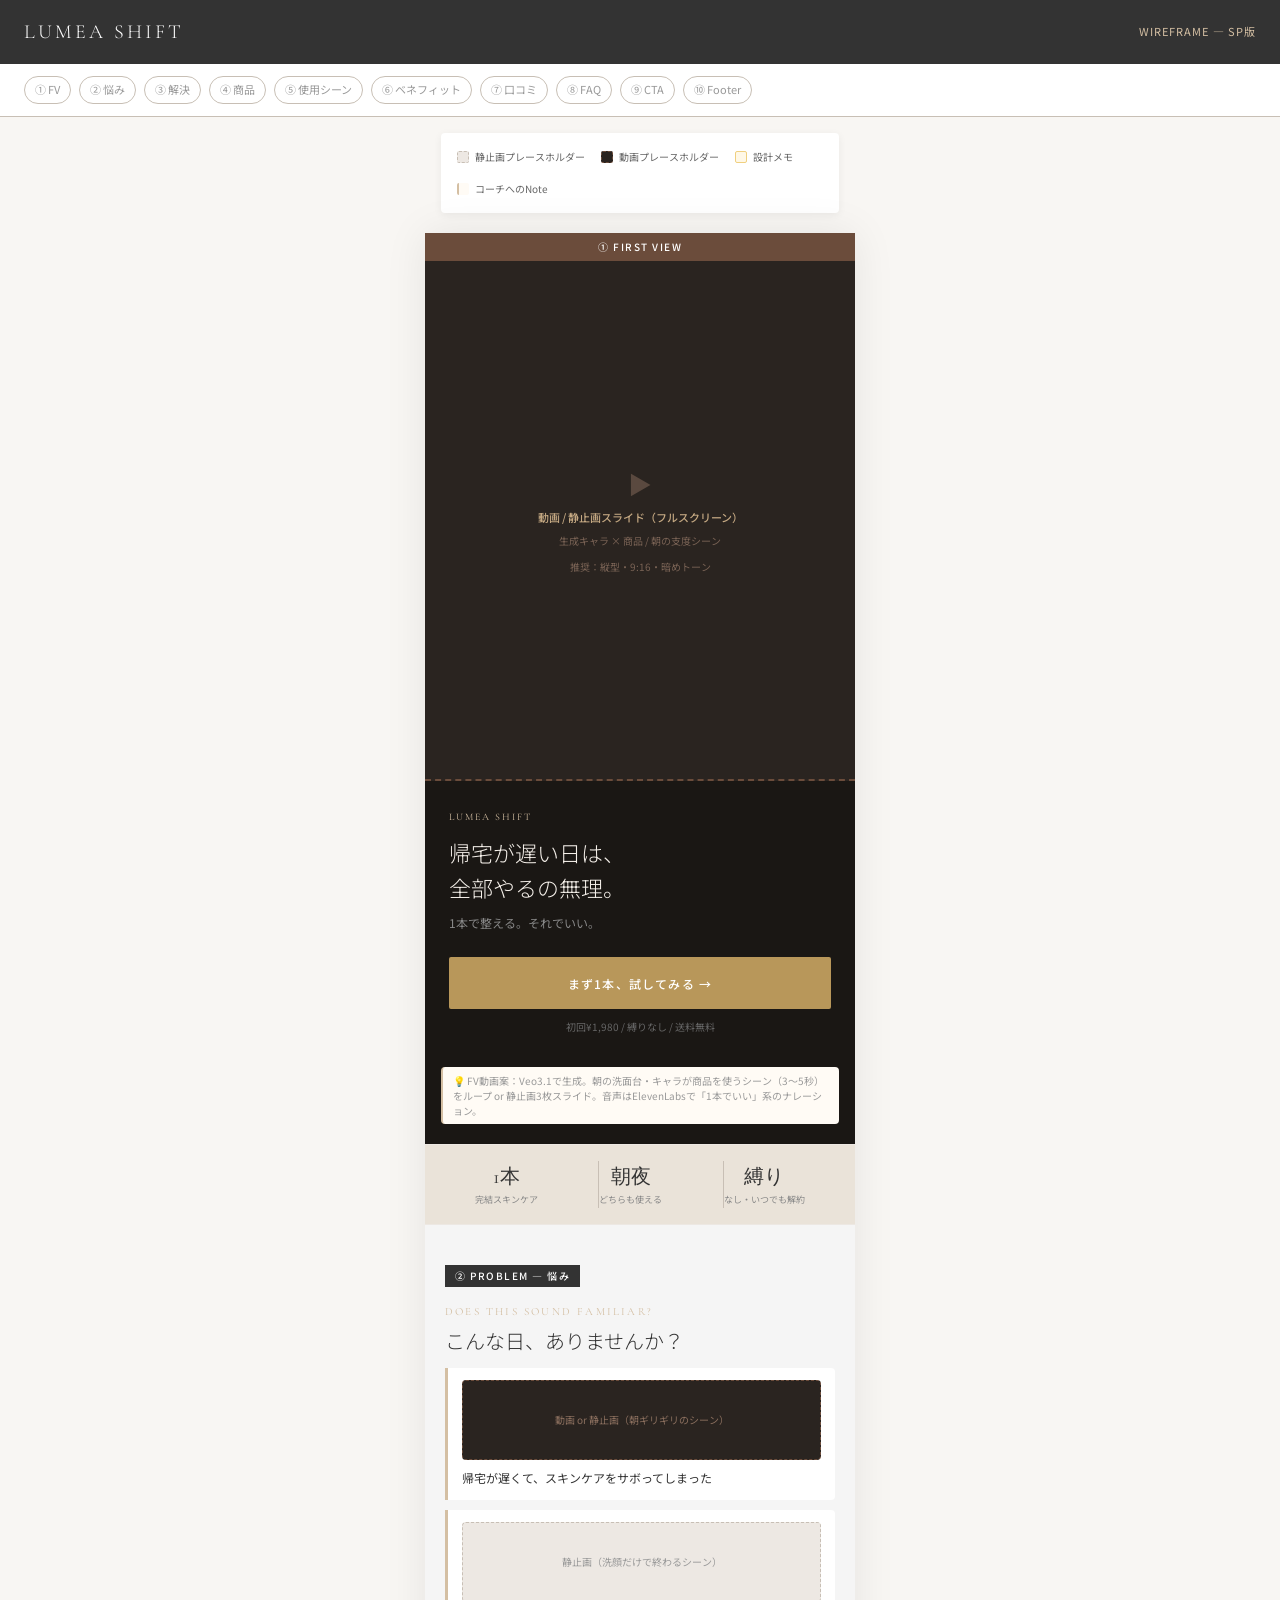
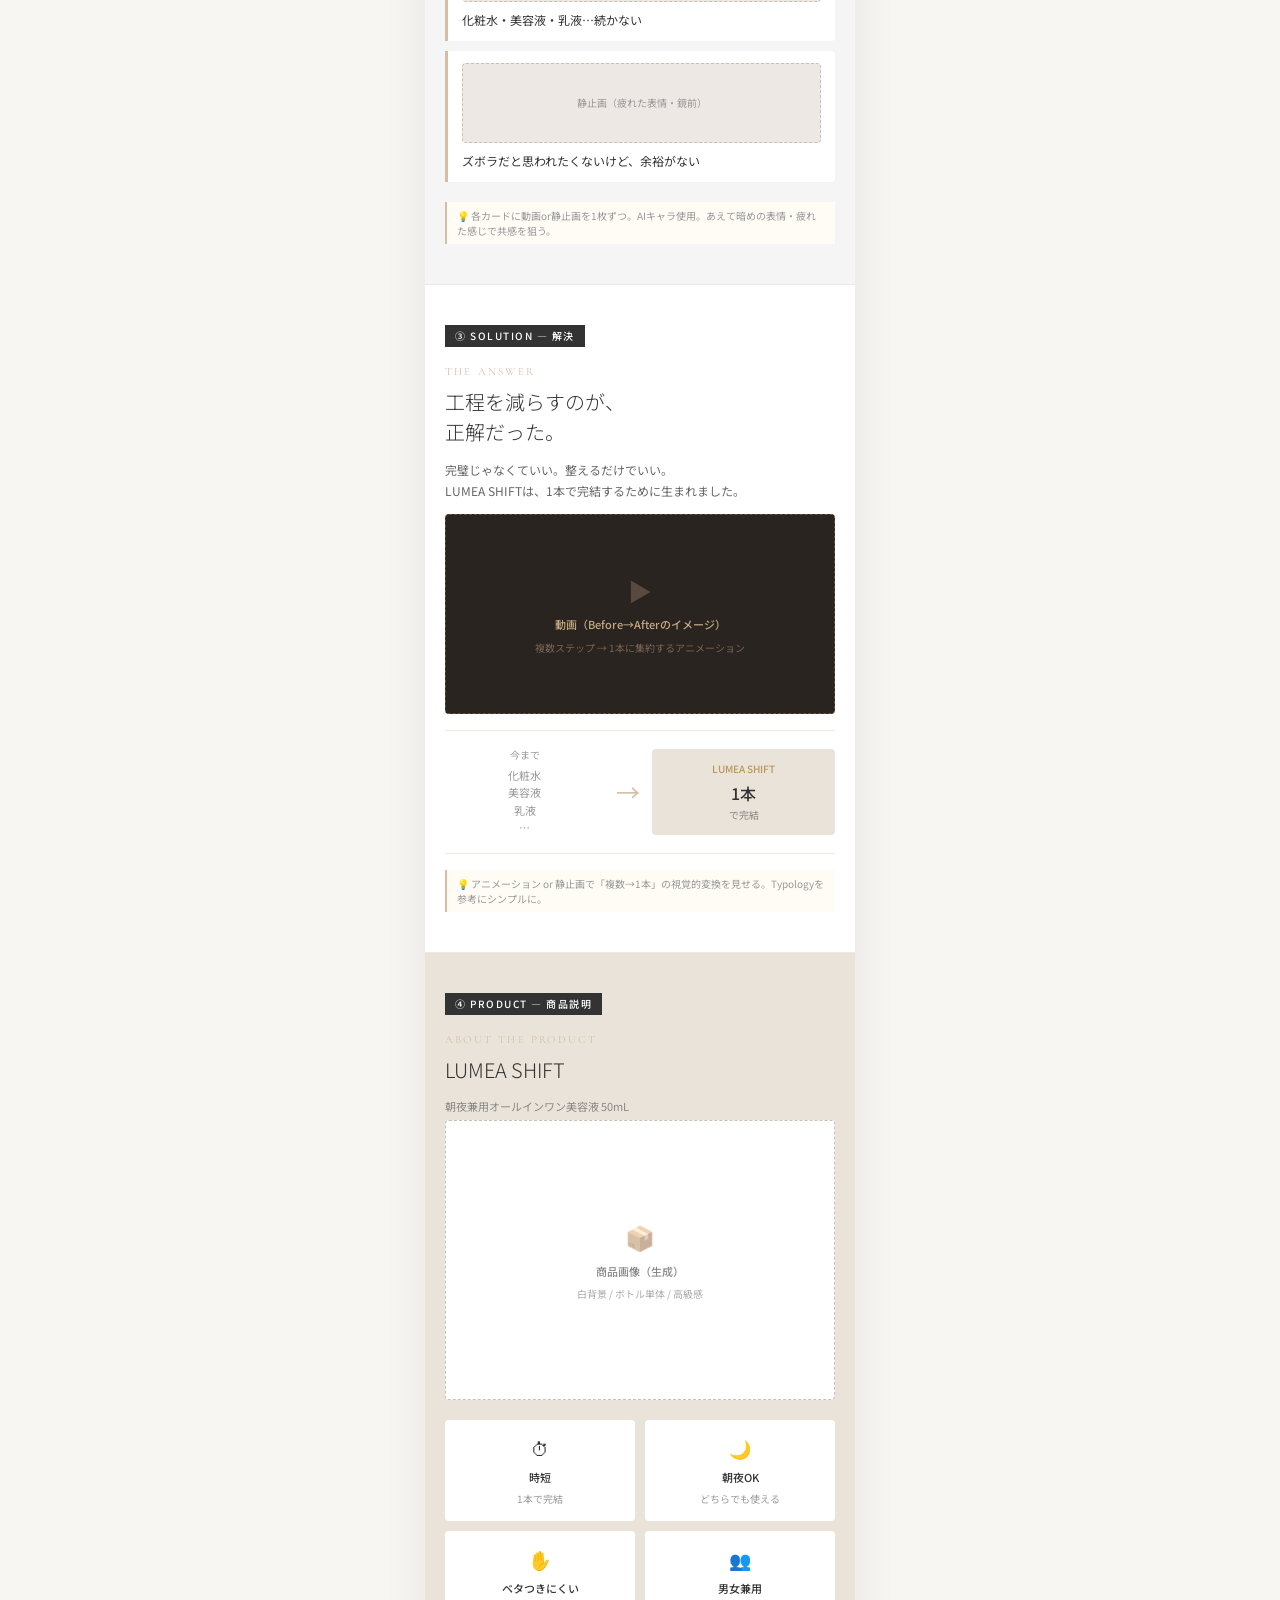
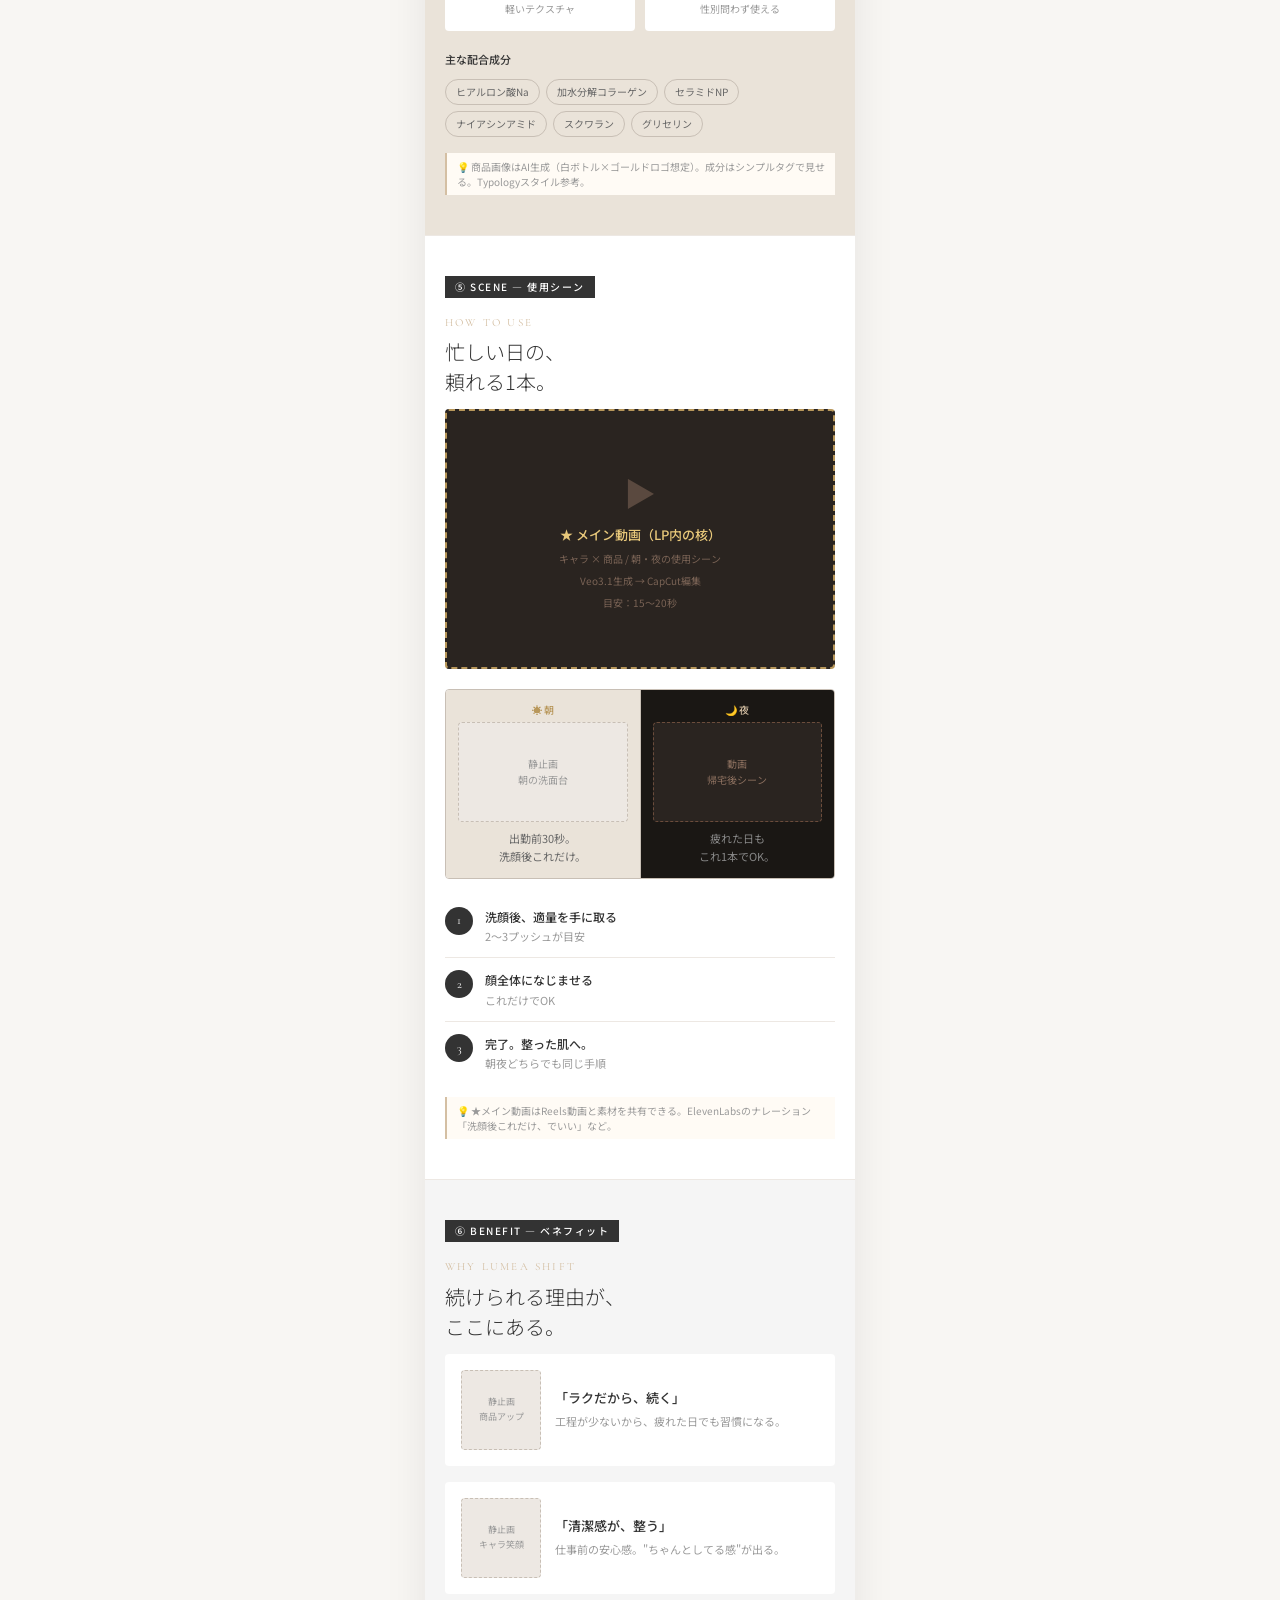
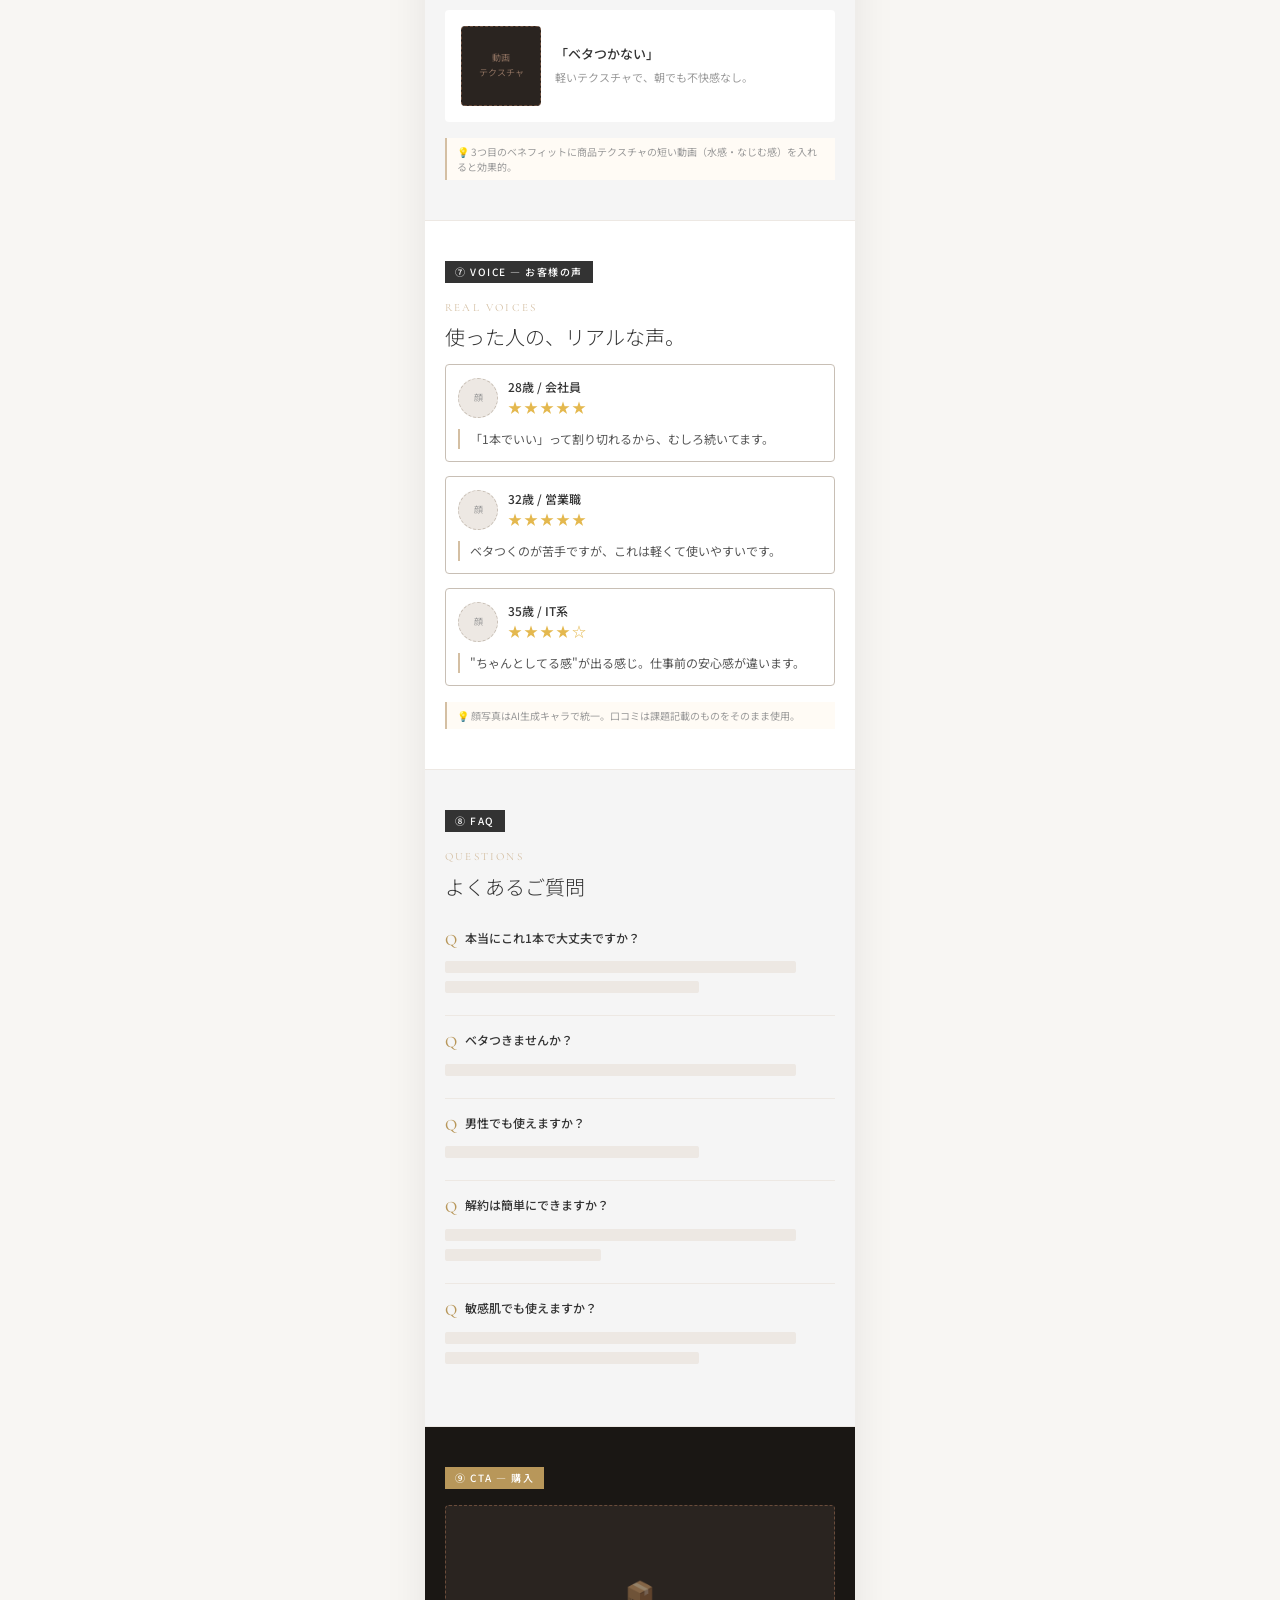
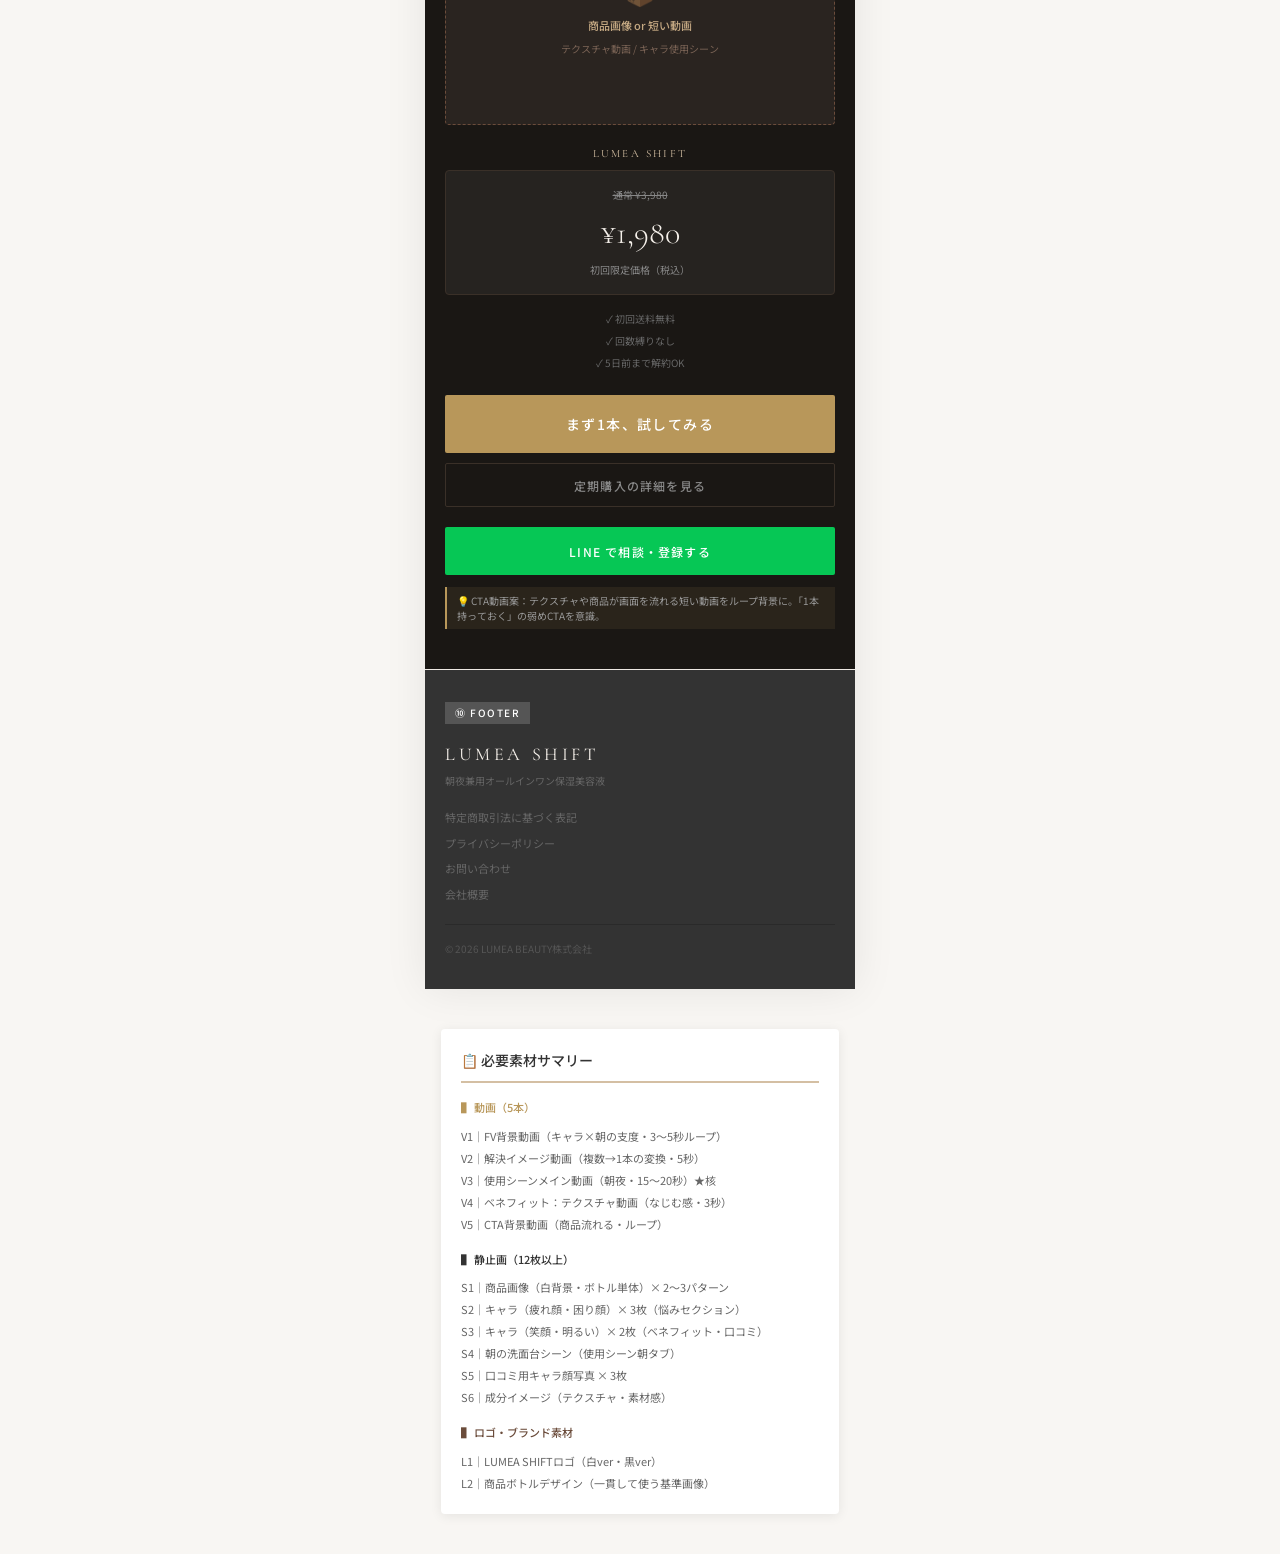
<file: LUMEA-SHIFT-wireframe.html>
<!DOCTYPE html>
<html lang="ja">
<head>
<meta charset="UTF-8">
<meta name="viewport" content="width=device-width, initial-scale=1.0">
<title>LUMEA SHIFT — ワイヤーフレーム</title>
<link href="https://fonts.googleapis.com/css2?family=Cormorant+Garamond:ital,wght@0,300;0,400;1,300&family=Noto+Sans+JP:wght@300;400;500&display=swap" rel="stylesheet">
<style>
  *, *::before, *::after { box-sizing: border-box; margin: 0; padding: 0; }

  :root {
    --cream: #EAE3D9;
    --accent: #D4BFA3;
    --text: #333333;
    --light: #F5F5F5;
    --white: #FFFFFF;
    --gray: #999;
    --wire: #C8BFB5;
    --wire-light: #EDE8E3;
    --gold: #B8975A;
    --section-gap: 60px;
  }

  body {
    font-family: 'Noto Sans JP', sans-serif;
    background: #F8F6F3;
    color: var(--text);
    font-size: 13px;
    line-height: 1.6;
  }

  /* ===== HEADER ===== */
  .wf-header {
    background: var(--text);
    color: white;
    padding: 16px 24px;
    display: flex;
    align-items: center;
    justify-content: space-between;
    position: sticky;
    top: 0;
    z-index: 100;
  }
  .wf-header h1 { font-family: 'Cormorant Garamond', serif; font-size: 20px; font-weight: 300; letter-spacing: 0.15em; }
  .wf-header span { font-size: 11px; color: var(--accent); letter-spacing: 0.1em; }

  /* ===== NAV ===== */
  .wf-nav {
    background: var(--white);
    border-bottom: 1px solid var(--wire);
    padding: 12px 24px;
    display: flex;
    gap: 8px;
    flex-wrap: wrap;
    position: sticky;
    top: 53px;
    z-index: 99;
  }
  .wf-nav a {
    font-size: 11px;
    color: var(--gray);
    text-decoration: none;
    padding: 4px 10px;
    border: 1px solid var(--wire);
    border-radius: 20px;
    transition: all 0.2s;
  }
  .wf-nav a:hover { background: var(--accent); color: white; border-color: var(--accent); }

  /* ===== LAYOUT ===== */
  .wf-page {
    max-width: 430px;
    margin: 0 auto;
    background: var(--white);
    min-height: 100vh;
    box-shadow: 0 0 40px rgba(0,0,0,0.08);
  }

  /* ===== SECTION BASE ===== */
  .wf-section {
    padding: 40px 20px;
    border-bottom: 1px solid var(--wire-light);
    position: relative;
  }
  .wf-section:last-child { border-bottom: none; }

  /* セクションラベル */
  .sec-label {
    display: inline-block;
    font-size: 10px;
    letter-spacing: 0.15em;
    color: var(--white);
    background: var(--text);
    padding: 3px 10px;
    margin-bottom: 16px;
    font-weight: 500;
  }
  .sec-label.video { background: #6B4C3B; }
  .sec-label.cta-label { background: var(--gold); }

  /* ===== プレースホルダーブロック ===== */
  .ph {
    background: var(--wire-light);
    border: 1.5px dashed var(--wire);
    border-radius: 4px;
    display: flex;
    flex-direction: column;
    align-items: center;
    justify-content: center;
    color: var(--gray);
    font-size: 11px;
    gap: 6px;
    position: relative;
  }
  .ph-icon { font-size: 24px; opacity: 0.5; }
  .ph-label { font-weight: 500; font-size: 11px; color: #888; }
  .ph-sub { font-size: 10px; color: #aaa; }

  .ph.video-ph {
    background: #2A2420;
    border-color: #6B4C3B;
    color: #8B6F5E;
  }
  .ph.video-ph .ph-label { color: #C4A882; }
  .ph.video-ph .ph-sub { color: #7A6355; }

  /* ===== テキストプレースホルダー ===== */
  .text-ph { height: 12px; background: var(--wire-light); border-radius: 2px; margin-bottom: 8px; }
  .text-ph.short { width: 40%; }
  .text-ph.mid { width: 65%; }
  .text-ph.long { width: 90%; }
  .text-ph.full { width: 100%; }
  .text-ph.dark { background: rgba(255,255,255,0.15); }

  /* ===== ボタンプレースホルダー ===== */
  .btn-ph {
    height: 52px;
    border-radius: 2px;
    display: flex;
    align-items: center;
    justify-content: center;
    font-size: 12px;
    font-weight: 500;
    letter-spacing: 0.1em;
    cursor: default;
  }
  .btn-ph.primary { background: var(--text); color: white; }
  .btn-ph.secondary { background: transparent; border: 1px solid var(--text); color: var(--text); }
  .btn-ph.gold { background: var(--gold); color: white; }
  .btn-ph.line { background: #06C755; color: white; }

  /* ===== アノテーション ===== */
  .anno {
    position: absolute;
    right: -8px;
    top: 50%;
    transform: translateY(-50%);
    background: #FFF8E7;
    border: 1px solid #F0D080;
    border-radius: 4px;
    padding: 4px 8px;
    font-size: 10px;
    color: #8B6A00;
    white-space: nowrap;
    pointer-events: none;
    z-index: 10;
  }

  .note {
    font-size: 10px;
    color: var(--gray);
    background: #FFFBF5;
    border-left: 2px solid var(--accent);
    padding: 6px 10px;
    margin-top: 12px;
    line-height: 1.5;
  }

  /* ===== タイトル系 ===== */
  .wf-title-en {
    font-family: 'Cormorant Garamond', serif;
    font-size: 11px;
    letter-spacing: 0.2em;
    color: var(--accent);
    text-transform: uppercase;
    margin-bottom: 6px;
  }
  .wf-title-jp {
    font-size: 20px;
    font-weight: 300;
    color: var(--text);
    line-height: 1.5;
    margin-bottom: 12px;
  }
  .wf-body {
    font-size: 12px;
    color: #666;
    line-height: 1.8;
    margin-bottom: 12px;
  }

  /* ===== グリッド系 ===== */
  .grid-2 { display: grid; grid-template-columns: 1fr 1fr; gap: 12px; }
  .grid-3 { display: grid; grid-template-columns: 1fr 1fr 1fr; gap: 10px; }

  /* ===== カード ===== */
  .card {
    border: 1px solid var(--wire);
    border-radius: 4px;
    overflow: hidden;
    background: var(--white);
  }
  .card-body { padding: 12px; }

  /* ===== バッジ ===== */
  .badge {
    display: inline-block;
    font-size: 10px;
    padding: 2px 8px;
    border-radius: 20px;
    font-weight: 500;
  }
  .badge.new { background: var(--gold); color: white; }
  .badge.free { background: #4A7C59; color: white; }

  /* ===== ナビゲーションバー（LP内） ===== */
  .lp-nav {
    display: flex;
    justify-content: space-between;
    align-items: center;
    padding: 16px 20px;
    border-bottom: 1px solid var(--wire-light);
    background: var(--white);
  }

  /* ===== ステップ系 ===== */
  .step-item {
    display: flex;
    gap: 12px;
    align-items: flex-start;
    padding: 12px 0;
    border-bottom: 1px solid var(--wire-light);
  }
  .step-num {
    width: 28px;
    height: 28px;
    border-radius: 50%;
    background: var(--text);
    color: white;
    display: flex;
    align-items: center;
    justify-content: center;
    font-size: 12px;
    flex-shrink: 0;
    font-family: 'Cormorant Garamond', serif;
  }

  /* ===== 星 ===== */
  .stars { color: #E4B84E; font-size: 14px; letter-spacing: 2px; }

  /* ===== FAQ ===== */
  .faq-item {
    border-bottom: 1px solid var(--wire-light);
    padding: 14px 0;
  }
  .faq-q {
    font-size: 12px;
    font-weight: 500;
    color: var(--text);
    display: flex;
    gap: 8px;
    align-items: flex-start;
    margin-bottom: 8px;
  }
  .faq-q span { color: var(--gold); font-family: 'Cormorant Garamond', serif; font-size: 16px; }

  /* ===== 価格 ===== */
  .price-box {
    background: var(--wire-light);
    border: 1px solid var(--wire);
    border-radius: 4px;
    padding: 16px;
    text-align: center;
  }
  .price-main {
    font-family: 'Cormorant Garamond', serif;
    font-size: 32px;
    color: var(--text);
    font-weight: 300;
  }
  .price-sub { font-size: 10px; color: var(--gray); margin-top: 4px; }
  .price-original { font-size: 12px; color: var(--gray); text-decoration: line-through; }

  /* ===== 成分タグ ===== */
  .ingredient-tags { display: flex; flex-wrap: wrap; gap: 6px; }
  .ingredient-tag {
    font-size: 10px;
    padding: 4px 10px;
    border: 1px solid var(--wire);
    border-radius: 20px;
    color: #666;
  }

  /* ===== フッター ===== */
  .wf-footer { background: var(--text); color: #999; padding: 24px 20px; font-size: 10px; }

  /* ===== スクロールバー ===== */
  ::-webkit-scrollbar { width: 4px; }
  ::-webkit-scrollbar-track { background: #f0f0f0; }
  ::-webkit-scrollbar-thumb { background: var(--accent); border-radius: 2px; }

  /* ===== 凡例 ===== */
  .legend {
    max-width: 430px;
    margin: 0 auto 20px;
    padding: 16px;
    display: flex;
    gap: 16px;
    flex-wrap: wrap;
    background: var(--white);
    border-radius: 4px;
    box-shadow: 0 2px 8px rgba(0,0,0,0.06);
  }
  .legend-item { display: flex; align-items: center; gap: 6px; font-size: 10px; color: #666; }
  .legend-dot { width: 12px; height: 12px; border-radius: 2px; flex-shrink: 0; }

  .progress-bar {
    display: flex;
    max-width: 430px;
    margin: 16px auto 0;
    gap: 2px;
  }
  .progress-step {
    flex: 1;
    height: 3px;
    background: var(--wire);
    border-radius: 2px;
  }
  .progress-step.done { background: var(--text); }
</style>
</head>
<body>

<!-- STICKY HEADER -->
<div class="wf-header">
  <h1>LUMEA SHIFT</h1>
  <span>WIREFRAME — SP版</span>
</div>

<!-- SECTION NAV -->
<div class="wf-nav">
  <a href="#fv">① FV</a>
  <a href="#problem">② 悩み</a>
  <a href="#solution">③ 解決</a>
  <a href="#product">④ 商品</a>
  <a href="#scene">⑤ 使用シーン</a>
  <a href="#benefit">⑥ ベネフィット</a>
  <a href="#voice">⑦ 口コミ</a>
  <a href="#faq">⑧ FAQ</a>
  <a href="#cta">⑨ CTA</a>
  <a href="#footer">⑩ Footer</a>
</div>

<!-- 凡例 -->
<div style="max-width:430px; margin: 16px auto 0; padding: 0 16px;">
  <div class="legend">
    <div class="legend-item"><div class="legend-dot" style="background:#EDE8E3; border: 1.5px dashed #C8BFB5;"></div>静止画プレースホルダー</div>
    <div class="legend-item"><div class="legend-dot" style="background:#2A2420; border: 1.5px dashed #6B4C3B;"></div>動画プレースホルダー</div>
    <div class="legend-item"><div class="legend-dot" style="background:#FFF8E7; border: 1px solid #F0D080;"></div>設計メモ</div>
    <div class="legend-item"><div class="legend-dot" style="background:#FFFBF5; border-left: 2px solid #D4BFA3;"></div>コーチへのNote</div>
  </div>
</div>

<!-- LP本体 -->
<div class="wf-page" style="margin-top: 16px; margin-bottom: 40px;">

  <!-- ① FV -->
  <section class="wf-section" id="fv" style="padding: 0; background: #1A1714;">
    <div class="sec-label video" style="margin: 0; border-radius: 0; width: 100%; text-align: center; padding: 6px;">① FIRST VIEW</div>

    <!-- 動画背景 -->
    <div class="ph video-ph" style="height: 520px; border-radius: 0; border: none; border-bottom: 2px dashed #6B4C3B;">
      <div class="ph-icon">▶</div>
      <div class="ph-label">動画 / 静止画スライド（フルスクリーン）</div>
      <div class="ph-sub">生成キャラ × 商品 / 朝の支度シーン</div>
      <div class="ph-sub" style="margin-top: 4px;">推奨：縦型・9:16・暗めトーン</div>
    </div>

    <!-- FVテキストオーバーレイ -->
    <div style="padding: 28px 24px 32px; background: #1A1714;">
      <p style="font-size: 10px; letter-spacing: 0.2em; color: var(--accent); margin-bottom: 10px; font-family: 'Cormorant Garamond', serif;">LUMEA SHIFT</p>
      <div style="font-size: 22px; font-weight: 300; color: #F5F0EA; line-height: 1.6; margin-bottom: 8px;">
        帰宅が遅い日は、<br>全部やるの無理。
      </div>
      <div style="font-size: 12px; color: #888; margin-bottom: 24px; line-height: 1.7;">
        1本で整える。それでいい。
      </div>
      <div class="btn-ph gold" style="margin-bottom: 10px;">まず1本、試してみる →</div>
      <div style="text-align: center; font-size: 10px; color: #666;">初回¥1,980 / 縛りなし / 送料無料</div>
    </div>

    <div class="note" style="margin: 0 16px 20px; border-radius: 4px;">
      💡 FV動画案：Veo3.1で生成。朝の洗面台・キャラが商品を使うシーン（3〜5秒）をループ or 静止画3枚スライド。音声はElevenLabsで「1本でいい」系のナレーション。
    </div>
  </section>

  <!-- 信頼バー -->
  <section style="padding: 16px 20px; background: var(--cream); display: flex; justify-content: space-around; text-align: center; border-bottom: 1px solid var(--wire-light);">
    <div>
      <div style="font-family: 'Cormorant Garamond', serif; font-size: 20px; color: var(--text);">1本</div>
      <div style="font-size: 9px; color: #888;">完結スキンケア</div>
    </div>
    <div style="border-left: 1px solid var(--wire);">
      <div style="font-family: 'Cormorant Garamond', serif; font-size: 20px; color: var(--text);">朝夜</div>
      <div style="font-size: 9px; color: #888;">どちらも使える</div>
    </div>
    <div style="border-left: 1px solid var(--wire);">
      <div style="font-family: 'Cormorant Garamond', serif; font-size: 20px; color: var(--text);">縛り</div>
      <div style="font-size: 9px; color: #888;">なし・いつでも解約</div>
    </div>
  </section>

  <!-- ② 悩みセクション -->
  <section class="wf-section" id="problem" style="background: var(--light);">
    <div class="sec-label">② PROBLEM — 悩み</div>
    <div class="wf-title-en">DOES THIS SOUND FAMILIAR?</div>
    <div class="wf-title-jp">こんな日、ありませんか？</div>

    <div style="display: flex; flex-direction: column; gap: 10px; margin-bottom: 20px;">
      <div style="background: var(--white); border-left: 3px solid var(--accent); padding: 12px 14px; border-radius: 0 4px 4px 0;">
        <div class="ph video-ph" style="height: 80px; margin-bottom: 8px; border-radius: 4px;">
          <div style="font-size: 10px;">動画 or 静止画（朝ギリギリのシーン）</div>
        </div>
        <div style="font-size: 12px; color: var(--text);">帰宅が遅くて、スキンケアをサボってしまった</div>
      </div>
      <div style="background: var(--white); border-left: 3px solid var(--accent); padding: 12px 14px; border-radius: 0 4px 4px 0;">
        <div class="ph" style="height: 80px; margin-bottom: 8px; border-radius: 4px;">
          <div style="font-size: 10px;">静止画（洗顔だけで終わるシーン）</div>
        </div>
        <div style="font-size: 12px; color: var(--text);">化粧水・美容液・乳液…続かない</div>
      </div>
      <div style="background: var(--white); border-left: 3px solid var(--accent); padding: 12px 14px; border-radius: 0 4px 4px 0;">
        <div class="ph" style="height: 80px; margin-bottom: 8px; border-radius: 4px;">
          <div style="font-size: 10px;">静止画（疲れた表情・鏡前）</div>
        </div>
        <div style="font-size: 12px; color: var(--text);">ズボラだと思われたくないけど、余裕がない</div>
      </div>
    </div>

    <div class="note">💡 各カードに動画or静止画を1枚ずつ。AIキャラ使用。あえて暗めの表情・疲れた感じで共感を狙う。</div>
  </section>

  <!-- ③ 解決セクション -->
  <section class="wf-section" id="solution">
    <div class="sec-label">③ SOLUTION — 解決</div>
    <div class="wf-title-en">THE ANSWER</div>
    <div class="wf-title-jp">工程を減らすのが、<br>正解だった。</div>
    <div class="wf-body">完璧じゃなくていい。整えるだけでいい。<br>LUMEA SHIFTは、1本で完結するために生まれました。</div>

    <!-- 解決動画 -->
    <div class="ph video-ph" style="height: 200px; border-radius: 4px; margin-bottom: 16px;">
      <div class="ph-icon">▶</div>
      <div class="ph-label">動画（Before→Afterのイメージ）</div>
      <div class="ph-sub">複数ステップ → 1本に集約するアニメーション</div>
    </div>

    <div style="display: flex; justify-content: space-between; align-items: center; padding: 16px 0; border-top: 1px solid var(--wire-light); border-bottom: 1px solid var(--wire-light); margin-bottom: 16px;">
      <div style="text-align: center; flex: 1;">
        <div style="font-size: 10px; color: var(--gray); margin-bottom: 4px;">今まで</div>
        <div style="font-size: 11px; color: #999;">化粧水<br>美容液<br>乳液<br>…</div>
      </div>
      <div style="font-size: 24px; color: var(--accent); padding: 0 12px;">→</div>
      <div style="text-align: center; flex: 1; background: var(--cream); padding: 12px; border-radius: 4px;">
        <div style="font-size: 10px; color: var(--gold); margin-bottom: 4px; font-weight: 500;">LUMEA SHIFT</div>
        <div style="font-size: 16px; font-weight: 500; color: var(--text);">1本</div>
        <div style="font-size: 10px; color: #888;">で完結</div>
      </div>
    </div>
    <div class="note">💡 アニメーション or 静止画で「複数→1本」の視覚的変換を見せる。Typologyを参考にシンプルに。</div>
  </section>

  <!-- ④ 商品説明 -->
  <section class="wf-section" id="product" style="background: var(--cream);">
    <div class="sec-label">④ PRODUCT — 商品説明</div>
    <div class="wf-title-en">ABOUT THE PRODUCT</div>
    <div class="wf-title-jp">LUMEA SHIFT</div>
    <div class="wf-body" style="font-size: 11px; color: #888; margin-bottom: 4px;">朝夜兼用オールインワン美容液 50mL</div>

    <!-- 商品画像 -->
    <div class="ph" style="height: 280px; border-radius: 4px; margin-bottom: 20px; background: white;">
      <div class="ph-icon">📦</div>
      <div class="ph-label">商品画像（生成）</div>
      <div class="ph-sub">白背景 / ボトル単体 / 高級感</div>
    </div>

    <!-- 特徴リスト -->
    <div style="display: grid; grid-template-columns: 1fr 1fr; gap: 10px; margin-bottom: 20px;">
      <div style="background: var(--white); padding: 14px 12px; border-radius: 4px; text-align: center;">
        <div style="font-size: 18px; margin-bottom: 6px;">⏱</div>
        <div style="font-size: 11px; font-weight: 500; color: var(--text); margin-bottom: 4px;">時短</div>
        <div style="font-size: 10px; color: var(--gray);">1本で完結</div>
      </div>
      <div style="background: var(--white); padding: 14px 12px; border-radius: 4px; text-align: center;">
        <div style="font-size: 18px; margin-bottom: 6px;">🌙</div>
        <div style="font-size: 11px; font-weight: 500; color: var(--text); margin-bottom: 4px;">朝夜OK</div>
        <div style="font-size: 10px; color: var(--gray);">どちらでも使える</div>
      </div>
      <div style="background: var(--white); padding: 14px 12px; border-radius: 4px; text-align: center;">
        <div style="font-size: 18px; margin-bottom: 6px;">✋</div>
        <div style="font-size: 11px; font-weight: 500; color: var(--text); margin-bottom: 4px;">ベタつきにくい</div>
        <div style="font-size: 10px; color: var(--gray);">軽いテクスチャ</div>
      </div>
      <div style="background: var(--white); padding: 14px 12px; border-radius: 4px; text-align: center;">
        <div style="font-size: 18px; margin-bottom: 6px;">👥</div>
        <div style="font-size: 11px; font-weight: 500; color: var(--text); margin-bottom: 4px;">男女兼用</div>
        <div style="font-size: 10px; color: var(--gray);">性別問わず使える</div>
      </div>
    </div>

    <!-- 成分 -->
    <div style="margin-bottom: 16px;">
      <div style="font-size: 11px; font-weight: 500; color: var(--text); margin-bottom: 10px;">主な配合成分</div>
      <div class="ingredient-tags">
        <span class="ingredient-tag">ヒアルロン酸Na</span>
        <span class="ingredient-tag">加水分解コラーゲン</span>
        <span class="ingredient-tag">セラミドNP</span>
        <span class="ingredient-tag">ナイアシンアミド</span>
        <span class="ingredient-tag">スクワラン</span>
        <span class="ingredient-tag">グリセリン</span>
      </div>
    </div>
    <div class="note">💡 商品画像はAI生成（白ボトル×ゴールドロゴ想定）。成分はシンプルタグで見せる。Typologyスタイル参考。</div>
  </section>

  <!-- ⑤ 使用シーン -->
  <section class="wf-section" id="scene">
    <div class="sec-label">⑤ SCENE — 使用シーン</div>
    <div class="wf-title-en">HOW TO USE</div>
    <div class="wf-title-jp">忙しい日の、<br>頼れる1本。</div>

    <!-- メイン動画（ここがLP内動画の核） -->
    <div class="ph video-ph" style="height: 260px; border-radius: 4px; margin-bottom: 20px; border: 2px dashed #B8975A;">
      <div class="ph-icon" style="font-size: 32px;">▶</div>
      <div class="ph-label" style="color: #E8C87A; font-size: 13px;">★ メイン動画（LP内の核）</div>
      <div class="ph-sub">キャラ × 商品 / 朝・夜の使用シーン</div>
      <div class="ph-sub">Veo3.1生成 → CapCut編集</div>
      <div class="ph-sub">目安：15〜20秒</div>
    </div>

    <!-- 朝・夜タブイメージ -->
    <div style="display: flex; gap: 0; margin-bottom: 16px; border: 1px solid var(--wire); border-radius: 4px; overflow: hidden;">
      <div style="flex: 1; background: var(--cream); padding: 12px; text-align: center; border-right: 1px solid var(--wire);">
        <div style="font-size: 10px; color: var(--gold); font-weight: 500; margin-bottom: 4px;">☀ 朝</div>
        <div class="ph" style="height: 100px; border-radius: 4px; margin-bottom: 8px;">
          <div style="font-size: 10px;">静止画<br>朝の洗面台</div>
        </div>
        <div style="font-size: 11px; color: #666; line-height: 1.6;">出勤前30秒。<br>洗顔後これだけ。</div>
      </div>
      <div style="flex: 1; background: #1A1714; padding: 12px; text-align: center;">
        <div style="font-size: 10px; color: var(--accent); font-weight: 500; margin-bottom: 4px;">🌙 夜</div>
        <div class="ph video-ph" style="height: 100px; border-radius: 4px; margin-bottom: 8px;">
          <div style="font-size: 10px;">動画<br>帰宅後シーン</div>
        </div>
        <div style="font-size: 11px; color: #888; line-height: 1.6;">疲れた日も<br>これ1本でOK。</div>
      </div>
    </div>

    <!-- 使い方ステップ -->
    <div style="margin-bottom: 12px;">
      <div class="step-item">
        <div class="step-num">1</div>
        <div>
          <div style="font-size: 12px; font-weight: 500; margin-bottom: 2px;">洗顔後、適量を手に取る</div>
          <div style="font-size: 11px; color: var(--gray);">2〜3プッシュが目安</div>
        </div>
      </div>
      <div class="step-item">
        <div class="step-num">2</div>
        <div>
          <div style="font-size: 12px; font-weight: 500; margin-bottom: 2px;">顔全体になじませる</div>
          <div style="font-size: 11px; color: var(--gray);">これだけでOK</div>
        </div>
      </div>
      <div class="step-item" style="border-bottom: none;">
        <div class="step-num">3</div>
        <div>
          <div style="font-size: 12px; font-weight: 500; margin-bottom: 2px;">完了。整った肌へ。</div>
          <div style="font-size: 11px; color: var(--gray);">朝夜どちらでも同じ手順</div>
        </div>
      </div>
    </div>
    <div class="note">💡 ★メイン動画はReels動画と素材を共有できる。ElevenLabsのナレーション「洗顔後これだけ、でいい」など。</div>
  </section>

  <!-- ⑥ ベネフィット -->
  <section class="wf-section" id="benefit" style="background: var(--light);">
    <div class="sec-label">⑥ BENEFIT — ベネフィット</div>
    <div class="wf-title-en">WHY LUMEA SHIFT</div>
    <div class="wf-title-jp">続けられる理由が、<br>ここにある。</div>

    <div style="display: flex; flex-direction: column; gap: 16px; margin-bottom: 16px;">
      <div style="display: flex; gap: 14px; align-items: center; background: var(--white); padding: 16px; border-radius: 4px;">
        <div class="ph" style="width: 80px; height: 80px; border-radius: 4px; flex-shrink: 0;">
          <div style="font-size: 9px; text-align: center;">静止画<br>商品アップ</div>
        </div>
        <div>
          <div style="font-size: 13px; font-weight: 500; margin-bottom: 4px;">「ラクだから、続く」</div>
          <div style="font-size: 11px; color: var(--gray); line-height: 1.6;">工程が少ないから、疲れた日でも習慣になる。</div>
        </div>
      </div>
      <div style="display: flex; gap: 14px; align-items: center; background: var(--white); padding: 16px; border-radius: 4px;">
        <div class="ph" style="width: 80px; height: 80px; border-radius: 4px; flex-shrink: 0;">
          <div style="font-size: 9px; text-align: center;">静止画<br>キャラ笑顔</div>
        </div>
        <div>
          <div style="font-size: 13px; font-weight: 500; margin-bottom: 4px;">「清潔感が、整う」</div>
          <div style="font-size: 11px; color: var(--gray); line-height: 1.6;">仕事前の安心感。"ちゃんとしてる感"が出る。</div>
        </div>
      </div>
      <div style="display: flex; gap: 14px; align-items: center; background: var(--white); padding: 16px; border-radius: 4px;">
        <div class="ph video-ph" style="width: 80px; height: 80px; border-radius: 4px; flex-shrink: 0;">
          <div style="font-size: 9px; text-align: center;">動画<br>テクスチャ</div>
        </div>
        <div>
          <div style="font-size: 13px; font-weight: 500; margin-bottom: 4px;">「ベタつかない」</div>
          <div style="font-size: 11px; color: var(--gray); line-height: 1.6;">軽いテクスチャで、朝でも不快感なし。</div>
        </div>
      </div>
    </div>
    <div class="note">💡 3つ目のベネフィットに商品テクスチャの短い動画（水感・なじむ感）を入れると効果的。</div>
  </section>

  <!-- ⑦ 口コミ -->
  <section class="wf-section" id="voice">
    <div class="sec-label">⑦ VOICE — お客様の声</div>
    <div class="wf-title-en">REAL VOICES</div>
    <div class="wf-title-jp">使った人の、リアルな声。</div>

    <!-- 口コミカード -->
    <div style="display: flex; flex-direction: column; gap: 14px; margin-bottom: 16px;">

      <div class="card">
        <div class="card-body">
          <div style="display: flex; align-items: center; gap: 10px; margin-bottom: 10px;">
            <div class="ph" style="width: 40px; height: 40px; border-radius: 50%;">
              <div style="font-size: 9px;">顔</div>
            </div>
            <div>
              <div style="font-size: 12px; font-weight: 500;">28歳 / 会社員</div>
              <div class="stars">★★★★★</div>
            </div>
          </div>
          <div style="font-size: 12px; color: #555; line-height: 1.7; border-left: 2px solid var(--accent); padding-left: 10px;">
            「1本でいい」って割り切れるから、むしろ続いてます。
          </div>
        </div>
      </div>

      <div class="card">
        <div class="card-body">
          <div style="display: flex; align-items: center; gap: 10px; margin-bottom: 10px;">
            <div class="ph" style="width: 40px; height: 40px; border-radius: 50%;">
              <div style="font-size: 9px;">顔</div>
            </div>
            <div>
              <div style="font-size: 12px; font-weight: 500;">32歳 / 営業職</div>
              <div class="stars">★★★★★</div>
            </div>
          </div>
          <div style="font-size: 12px; color: #555; line-height: 1.7; border-left: 2px solid var(--accent); padding-left: 10px;">
            ベタつくのが苦手ですが、これは軽くて使いやすいです。
          </div>
        </div>
      </div>

      <div class="card">
        <div class="card-body">
          <div style="display: flex; align-items: center; gap: 10px; margin-bottom: 10px;">
            <div class="ph" style="width: 40px; height: 40px; border-radius: 50%;">
              <div style="font-size: 9px;">顔</div>
            </div>
            <div>
              <div style="font-size: 12px; font-weight: 500;">35歳 / IT系</div>
              <div class="stars">★★★★☆</div>
            </div>
          </div>
          <div style="font-size: 12px; color: #555; line-height: 1.7; border-left: 2px solid var(--accent); padding-left: 10px;">
            "ちゃんとしてる感"が出る感じ。仕事前の安心感が違います。
          </div>
        </div>
      </div>

    </div>
    <div class="note">💡 顔写真はAI生成キャラで統一。口コミは課題記載のものをそのまま使用。</div>
  </section>

  <!-- ⑧ FAQ -->
  <section class="wf-section" id="faq" style="background: var(--light);">
    <div class="sec-label">⑧ FAQ</div>
    <div class="wf-title-en">QUESTIONS</div>
    <div class="wf-title-jp">よくあるご質問</div>

    <div>
      <div class="faq-item">
        <div class="faq-q"><span>Q</span>本当にこれ1本で大丈夫ですか？</div>
        <div class="text-ph long"></div>
        <div class="text-ph mid"></div>
      </div>
      <div class="faq-item">
        <div class="faq-q"><span>Q</span>ベタつきませんか？</div>
        <div class="text-ph long"></div>
      </div>
      <div class="faq-item">
        <div class="faq-q"><span>Q</span>男性でも使えますか？</div>
        <div class="text-ph mid"></div>
      </div>
      <div class="faq-item">
        <div class="faq-q"><span>Q</span>解約は簡単にできますか？</div>
        <div class="text-ph long"></div>
        <div class="text-ph short"></div>
      </div>
      <div class="faq-item" style="border-bottom: none;">
        <div class="faq-q"><span>Q</span>敏感肌でも使えますか？</div>
        <div class="text-ph long"></div>
        <div class="text-ph mid"></div>
      </div>
    </div>
  </section>

  <!-- ⑨ CTA -->
  <section class="wf-section" id="cta" style="background: #1A1714;">
    <div class="sec-label cta-label">⑨ CTA — 購入</div>

    <!-- 商品画像 -->
    <div class="ph video-ph" style="height: 220px; border-radius: 4px; margin-bottom: 20px;">
      <div class="ph-icon">📦</div>
      <div class="ph-label">商品画像 or 短い動画</div>
      <div class="ph-sub">テクスチャ動画 / キャラ使用シーン</div>
    </div>

    <div style="text-align: center; margin-bottom: 24px;">
      <p style="font-family: 'Cormorant Garamond', serif; font-size: 11px; letter-spacing: 0.2em; color: var(--accent); margin-bottom: 8px;">LUMEA SHIFT</p>
      <div class="price-box" style="background: rgba(255,255,255,0.05); border-color: #3A3028; margin-bottom: 16px;">
        <div style="font-size: 10px; color: #888; text-decoration: line-through; margin-bottom: 4px;">通常 ¥3,980</div>
        <div class="price-main" style="color: #F5F0EA;">¥1,980</div>
        <div class="price-sub" style="color: #888;">初回限定価格（税込）</div>
      </div>
      <div style="display: flex; flex-direction: column; gap: 6px; font-size: 10px; color: #666; margin-bottom: 20px;">
        <div>✓ 初回送料無料</div>
        <div>✓ 回数縛りなし</div>
        <div>✓ 5日前まで解約OK</div>
      </div>
    </div>

    <div class="btn-ph gold" style="margin-bottom: 10px; font-size: 14px; height: 58px;">まず1本、試してみる</div>
    <div class="btn-ph" style="background: transparent; border: 1px solid #3A3028; color: #888; height: 44px; font-size: 12px; margin-bottom: 20px;">定期購入の詳細を見る</div>
    <div class="btn-ph line" style="height: 48px; font-size: 12px;">LINE で相談・登録する</div>

    <div class="note" style="border-left-color: var(--gold); background: rgba(184,151,90,0.1);">
      💡 CTA動画案：テクスチャや商品が画面を流れる短い動画をループ背景に。「1本持っておく」の弱めCTAを意識。
    </div>
  </section>

  <!-- ⑩ Footer -->
  <section class="wf-section" id="footer" style="background: var(--text); padding: 32px 20px;">
    <div class="sec-label" style="background: #555;">⑩ FOOTER</div>
    <div style="margin-bottom: 20px;">
      <p style="font-family: 'Cormorant Garamond', serif; font-size: 18px; color: #F5F0EA; letter-spacing: 0.2em; margin-bottom: 4px;">LUMEA SHIFT</p>
      <p style="font-size: 10px; color: #666;">朝夜兼用オールインワン保湿美容液</p>
    </div>
    <div style="display: flex; flex-direction: column; gap: 8px; margin-bottom: 20px; font-size: 11px; color: #666;">
      <a href="#" style="color: #666; text-decoration: none;">特定商取引法に基づく表記</a>
      <a href="#" style="color: #666; text-decoration: none;">プライバシーポリシー</a>
      <a href="#" style="color: #666; text-decoration: none;">お問い合わせ</a>
      <a href="#" style="color: #666; text-decoration: none;">会社概要</a>
    </div>
    <div style="font-size: 10px; color: #555; border-top: 1px solid #2A2A2A; padding-top: 16px;">
      © 2026 LUMEA BEAUTY株式会社
    </div>
  </section>

</div>

<!-- 素材リストサマリー -->
<div style="max-width: 430px; margin: 0 auto 40px; padding: 0 16px;">
  <div style="background: var(--white); border-radius: 4px; padding: 20px; box-shadow: 0 2px 12px rgba(0,0,0,0.08);">
    <div style="font-size: 14px; font-weight: 500; color: var(--text); margin-bottom: 16px; padding-bottom: 10px; border-bottom: 2px solid var(--accent);">📋 必要素材サマリー</div>

    <div style="margin-bottom: 16px;">
      <div style="font-size: 11px; font-weight: 500; color: var(--gold); margin-bottom: 8px;">▌ 動画（5本）</div>
      <div style="font-size: 11px; color: #666; line-height: 2;">
        V1｜FV背景動画（キャラ×朝の支度・3〜5秒ループ）<br>
        V2｜解決イメージ動画（複数→1本の変換・5秒）<br>
        V3｜使用シーンメイン動画（朝夜・15〜20秒）★核<br>
        V4｜ベネフィット：テクスチャ動画（なじむ感・3秒）<br>
        V5｜CTA背景動画（商品流れる・ループ）
      </div>
    </div>

    <div style="margin-bottom: 16px;">
      <div style="font-size: 11px; font-weight: 500; color: var(--text); margin-bottom: 8px;">▌ 静止画（12枚以上）</div>
      <div style="font-size: 11px; color: #666; line-height: 2;">
        S1｜商品画像（白背景・ボトル単体）× 2〜3パターン<br>
        S2｜キャラ（疲れ顔・困り顔）× 3枚（悩みセクション）<br>
        S3｜キャラ（笑顔・明るい）× 2枚（ベネフィット・口コミ）<br>
        S4｜朝の洗面台シーン（使用シーン朝タブ）<br>
        S5｜口コミ用キャラ顔写真 × 3枚<br>
        S6｜成分イメージ（テクスチャ・素材感）
      </div>
    </div>

    <div>
      <div style="font-size: 11px; font-weight: 500; color: #6B4C3B; margin-bottom: 8px;">▌ ロゴ・ブランド素材</div>
      <div style="font-size: 11px; color: #666; line-height: 2;">
        L1｜LUMEA SHIFTロゴ（白ver・黒ver）<br>
        L2｜商品ボトルデザイン（一貫して使う基準画像）
      </div>
    </div>
  </div>
</div>

</body>
</html>
</file>
